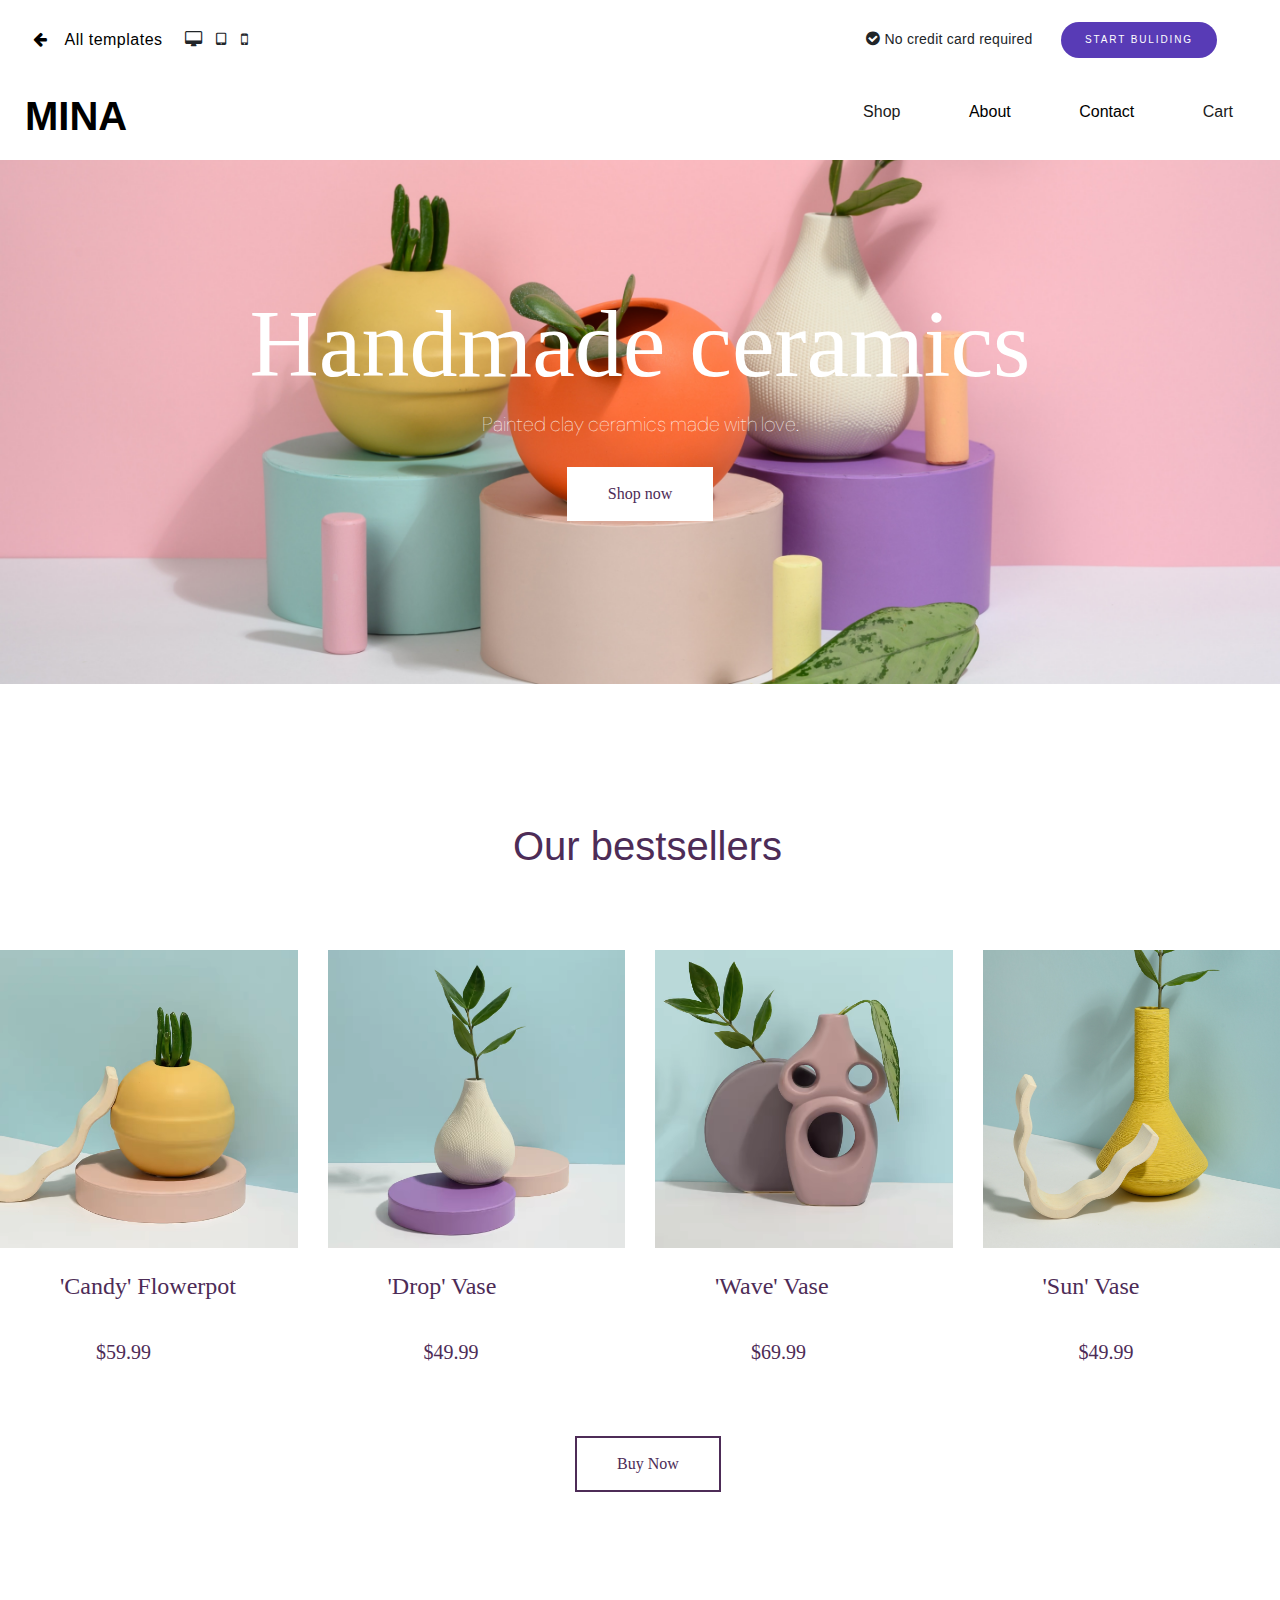
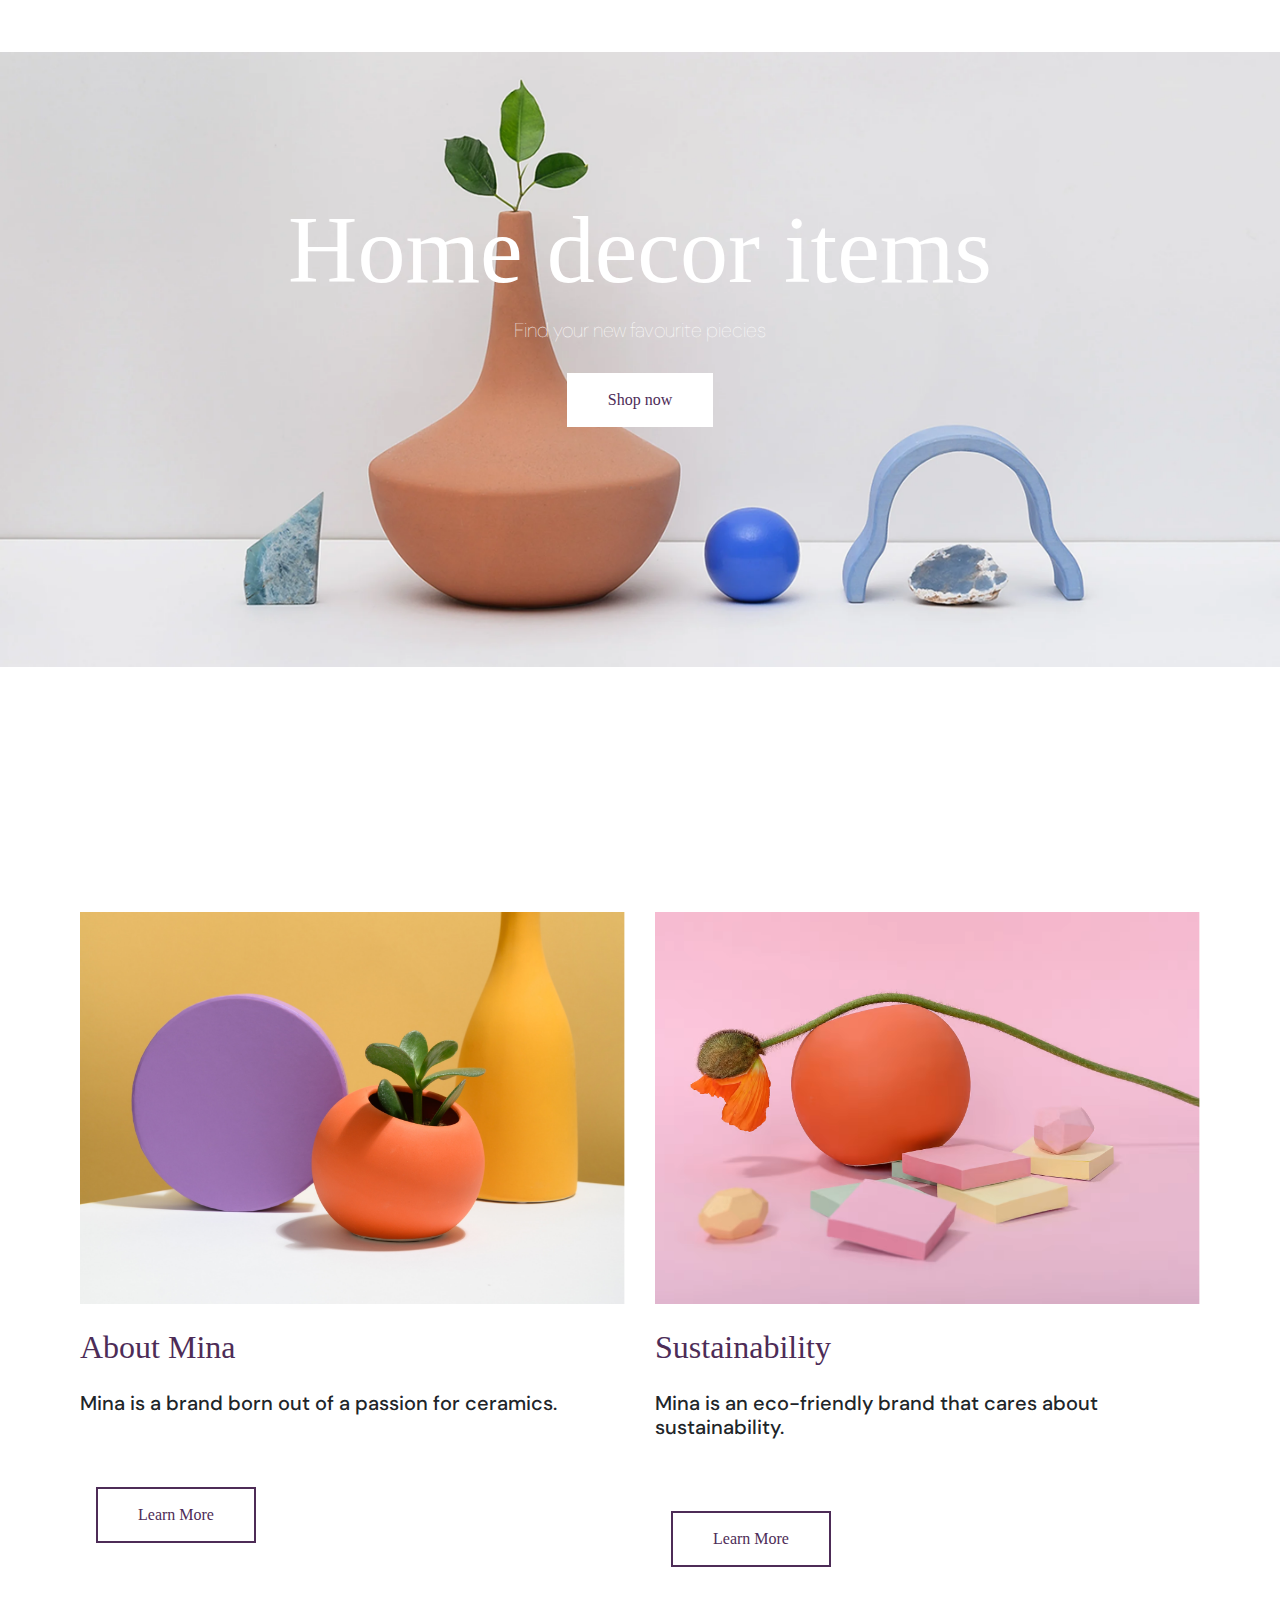
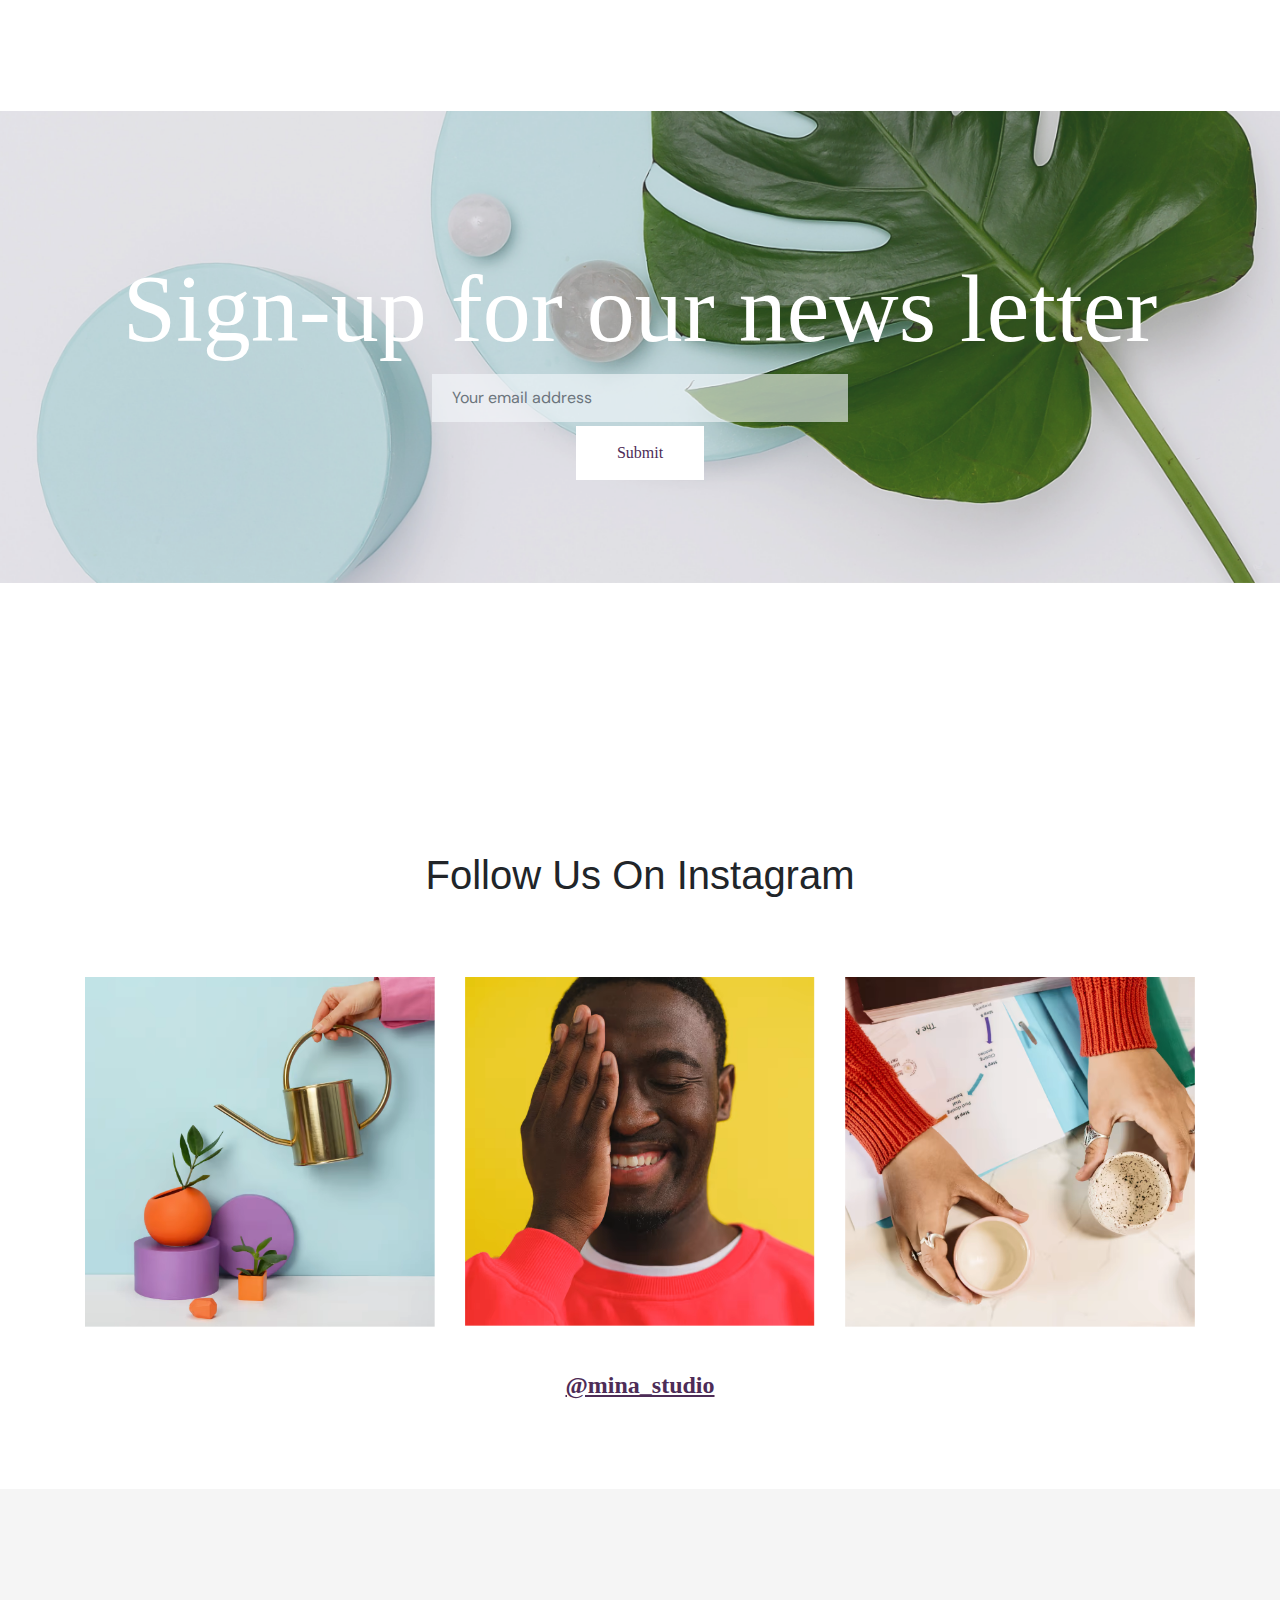
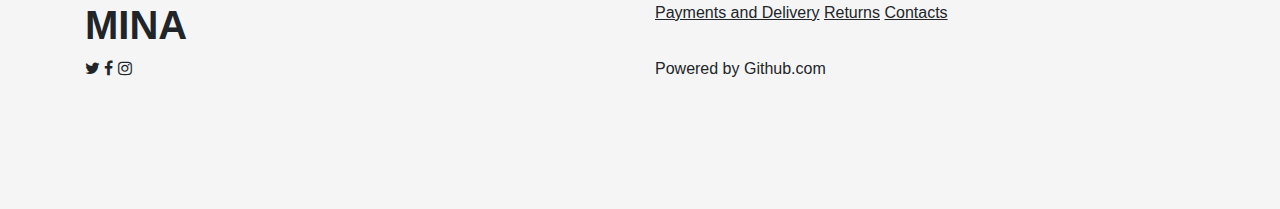
<file: mina-recreation/index.html>
<!DOCTYPE html>
<html>
<head>
    <title>The Recreation of MINA</title>
    <link rel="stylesheet" href="https://cdn.jsdelivr.net/npm/bootstrap@4.6.1/dist/css/bootstrap.min.css">
    <link rel="stylesheet" href="https://cdnjs.cloudflare.com/ajax/libs/font-awesome/4.7.0/css/font-awesome.min.css">
    <link rel = "stylesheet" type = "text/css" href = "style.css">
    <link rel="preconnect" href="https://fonts.googleapis.com">
    <link rel="preconnect" href="https://fonts.gstatic.com" crossorigin>
    <link href="https://fonts.googleapis.com/css2?family=DM+Sans&display=swap" rel="stylesheet">
</head>
<body>
<section class="topbar1">
    <div class="row topbar1-1">
        <div class="topbar1-left">
            <span class="backbutton"><i class="fa fa-arrow-left"></i></span>
            <span class="backbutton templates">All templates</span>
            <span class="devices"><i class="fa fa-desktop"></i></span>
            <span class="devices"><i class="fa fa-tablet"></i></span>
            <span class="devices"><i class="fas fa fa-mobile-phone"></i></span>
        </div>
        <div class="topbar1-right">
            <span><span><i class="fa fa-check-circle"></i></span></span>
            <span class="creditcard">No credit card required</span>
            <span><button type="button" class="btn btn-secondary header-button">Start Buliding</button></span>
        </div>
    </div>
</section>
<section class="topbar2">
    <div class="row topbar2-1">
        <div class="topbar2-left">
            <h1 id="logo"><b><a href="index.html">MINA</a></b></h1>
        </div>
        <div class="topbar2-right">
            <ul>
            <li class="optionsbar">Shop</li>
            <li class="optionsbar"><a href="about.html">About</a></li>
            <li class="optionsbar"><a href="contact.html">Contact</a></li>
            <li class="optionsbar">Cart</li>
        </ul>
        </div>
    </div>
</section>
<section class="section1">
    <div class="img-wrapper col-md-12">
        <div class="img-overlay">
            <h2>Handmade ceramics</h2> 
            <p class="mt-2">Painted clay ceramics made with love.</p>
            <div class="overlay-btn mt-4">
                <button type="button" class="btn btn-default button1">Shop now</button>
            </div>
        </div>
    </div>
</section>
<section class="section2">
    <div class="row">
        <h1 id="section2-header">Our bestsellers</h1>
    </div>
    <div class ="row">
        <div class="col-sm-3">
            <img src="Images/firstplant.png" class="img-fluid" alt="Responsive image">
            <p class="h4 mt-4 goods">'Candy' Flowerpot</p>
           


        </div>
        <div class="col-sm-3">
            <img src="Images/plant-on-steps.png" class="img-fluid" alt="Responsive image"> 
            <p class="h4 mt-4 goods">'Drop' Vase</p>
            

        </div>
        <div class="col-sm-3">
            <img src="Images/wavebase.webp" class="img-fluid" alt="Responsive image"> 
            <p class="h4 mt-4 goods">'Wave' Vase</p>
            


        </div>
        <div class="col-sm-3">
            <img src="Images/lastplant.webp" class="img-fluid" alt="Responsive image"> 
            <p class="h4 mt-4 goods">'Sun' Vase</p><br/>
           

        </div>
    </div>
    <div class="row">
        <div class="col-sm-3">
            <p class="h5 mt-2 cost">$59.99</p>
        </div>
       

        <div class="col-sm-3">
            <p class="h5 mt-2 cost">$49.99</p>


        </div>
        <div class="col-sm-3">
            <p class="h5 mt-2 cost">$69.99</p>

        </div>
        <div class="col-sm-3">
            <p class="h5 mt-2 cost">$49.99</p>

        </div>



    </div>
    <div class="row">
        <div class="col-sm-12 mid-section-btn  text-center">
            <button type="button" class="btn btn-default button2">Buy Now</button>
        </div>
    </div>
</section>

<section class="section3">
    <div class="img-wrapper-2 col-md-12">
        <div class="img-overlay">
            <h2>Home decor items</h2> 
            <p class="mt-2">Find your new favourite piecies</p>
            <div class="overlay-btn mt-4">
                <button type="button" class="btn btn-default button1">Shop now</button>
            </div>
        </div>
    </div>
</section>

<section class="section4">
    <div class="row section4-1">
        <div class="col-sm-6">
            <div class="img-height">
                <img src="Images/About Mina.webp" class="img-fluid" alt="Responsive image"> 
            </div>
            <p class="h2 mt-4 bigheader">About Mina</p>
            <p class="h4 mt-4 smallheader">Mina is a brand born out of a passion for ceramics.</p>
            <button type="button" class="btn btn-default button2">Learn More</button>
        </div>
        <div class="col-sm-6">
            <div class="img-height">
                <img src="Images/Sustainabilty.avif" class="img-fluid" alt="Responsive image">
            </div>
            <p class="h2 mt-4 bigheader">Sustainability</p>
            <p class="h4 mt-4 smallheader">Mina is an eco-friendly brand that cares about sustainability.</p>
            <button type="button" class="btn btn-default button2">Learn More</button>
        </div>
    </div>
</section>
<section class="section5">
    <div class="img-wrapper-3 col-md-12">
    <div class="img-overlay">
       <h2>Sign-up for our news letter</h2> 
       <form>
        <div class="form-group" id="email-form-group">
          <input type="email" class="form-control" id="exampleInputEmail1" aria-describedby="emailHelp" placeholder="Your email address">
        </div>
        <button type="submit" class="btn btn-default button1">Submit</button>
      </form>
    </div>
  </div>
  </section> 

<section class="section6">
<div class="container">
  <div class="row">
    <div class="col-sm-12 pad-4 text-center" style="padding: 40px 0 70px">
      <p class="h1">Follow Us On Instagram</p>
    </div>
  </div>
  <div class="row">
    <div class="col-sm-4">
      <img src="Images/follow us 1.avif" class="img-fluid" alt="Responsive image"> 
    </div>
    <div class="col-sm-4">
      <img src="Images/follow us 2.avif" class="img-fluid" alt="Responsive image"> 
    </div>
    <div class="col-sm-4">
      <img src="Images/follow us 3.avif" class="img-fluid" alt="Responsive image"> 
    </div>
    <div class="col-sm-12 pad-4 text-center" style="padding: 40px 0 70px">
    <p id="instagramhandle"><b><u>@mina_studio</u></b></p>
</div>
  </div>

</div>
</section>
<section class="final">
    <div class="container">
        <div class="row final1">
            <div class="col-sm-6">
                <h1><b>MINA</b></h1>
            </div>
            <div class="col-sm-6">
                <span><u>Payments and Delivery</u></span>
                <span><u>Returns</u></span>
                <span><u>Contacts</u></span>
            </div>
        </div>
        <div class="row">
            <div class="col-sm-6">
                <span><i class="fa fa-twitter"></i></span>
                <span><i class="fa fa-facebook"></i></span>
                <span><i class="fa fa-instagram"></i></span>
            </div>
            <div class="col-sm-6">
                <p class="powered-by-zyro.com">Powered by Github.com</p>
            </div>
        </div>
    </div>
</section>




</body>
</html>
</file>
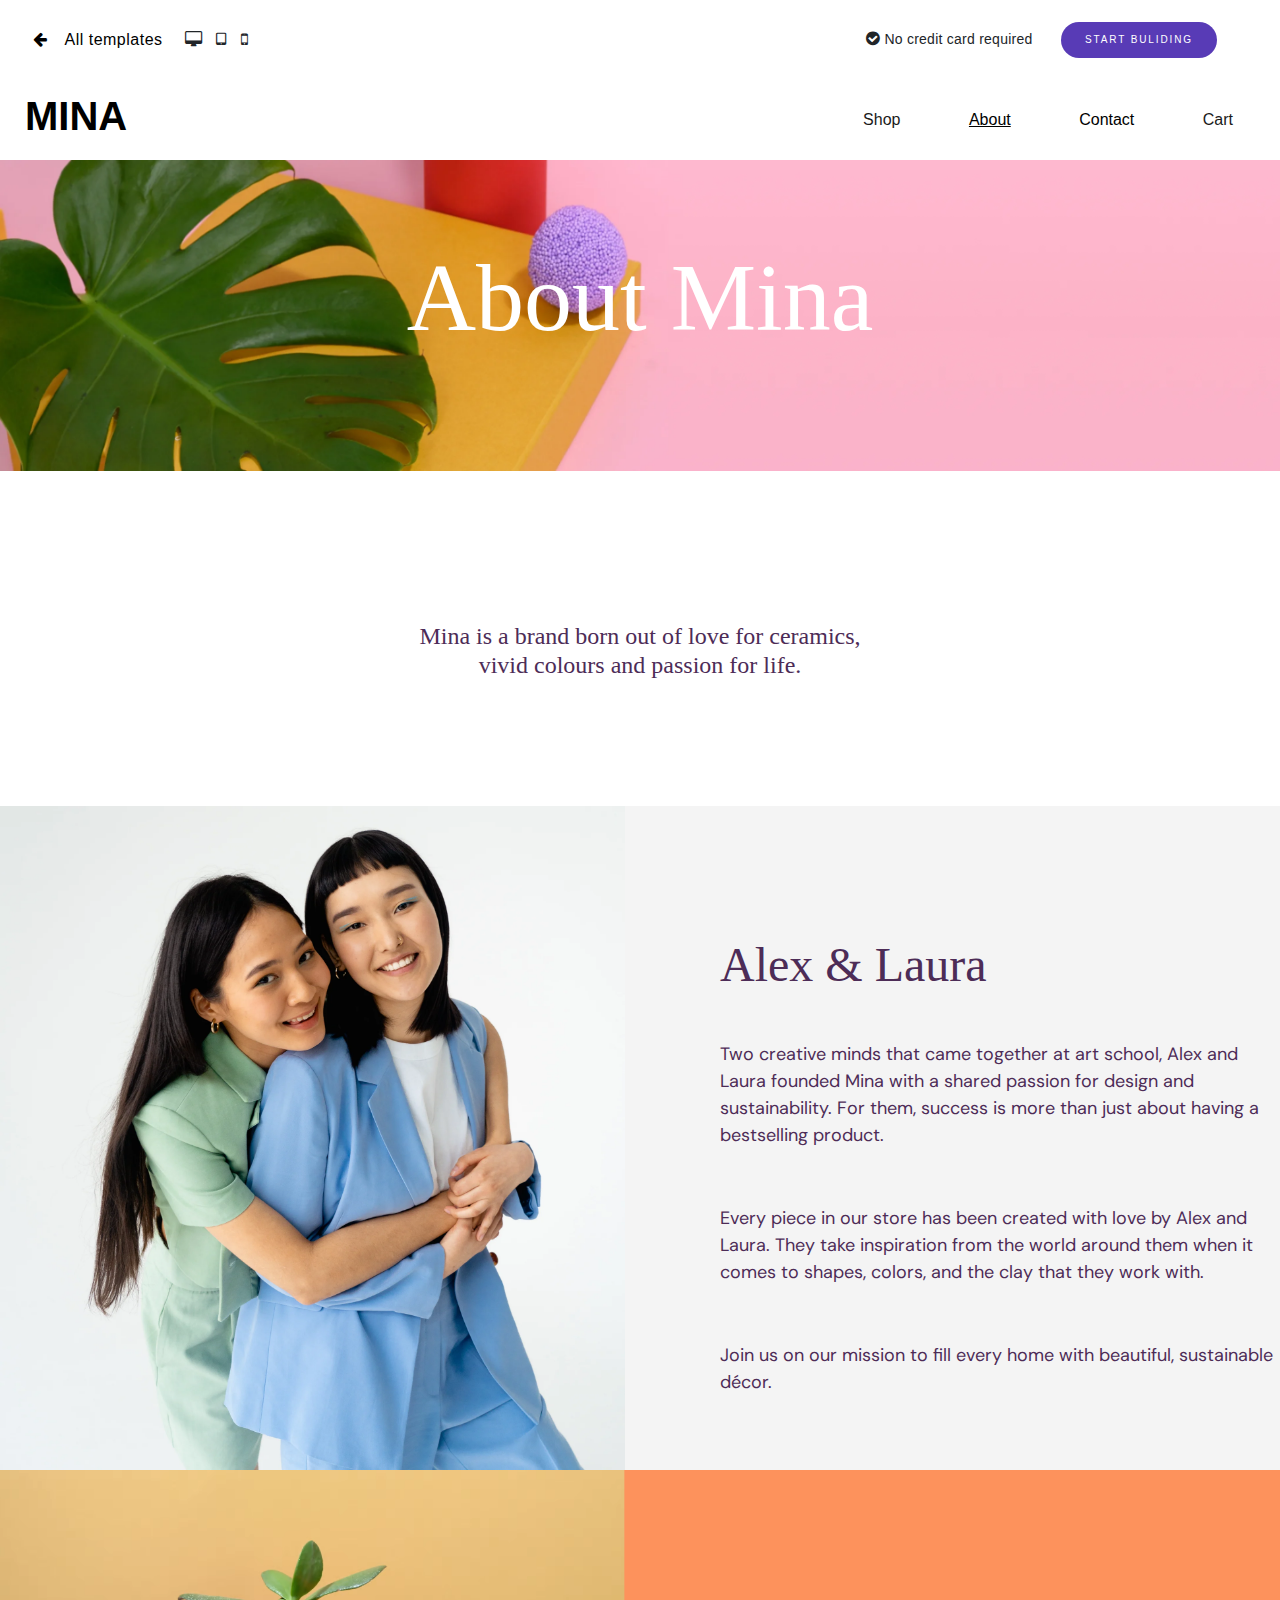
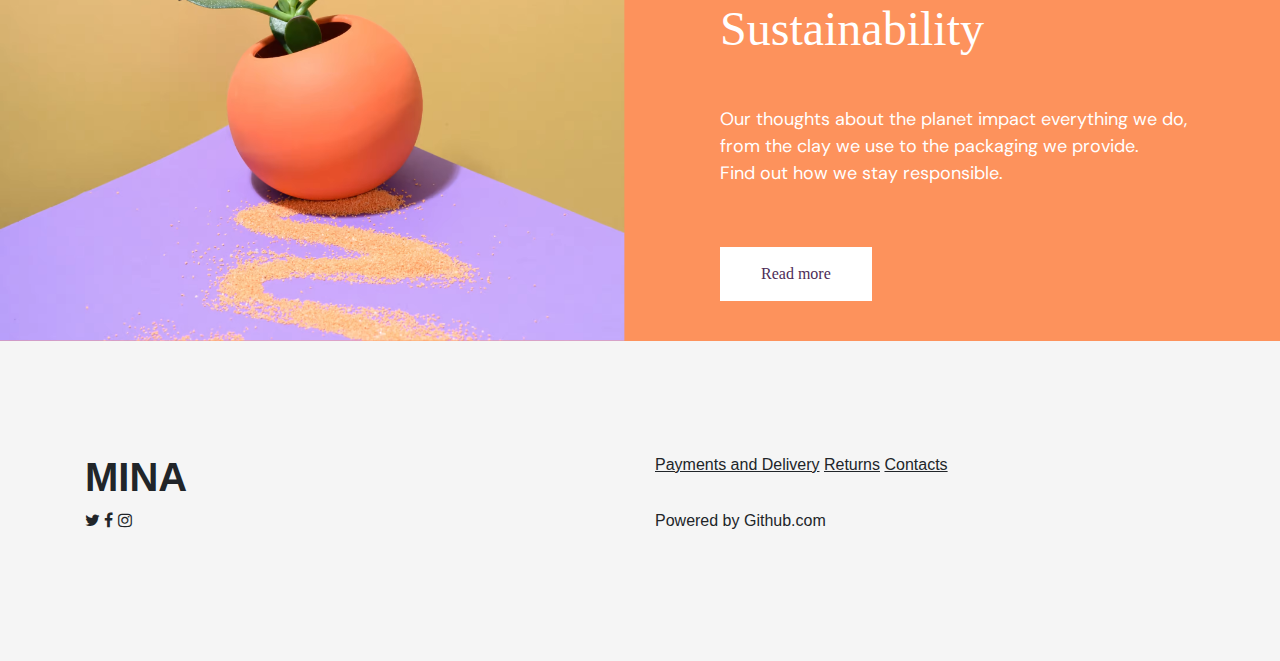
<file: mina-recreation/about.html>
<!DOCTYPE html>
<html>
<head>
    <link rel="stylesheet" href="https://cdn.jsdelivr.net/npm/bootstrap@4.6.1/dist/css/bootstrap.min.css">
    <link rel="stylesheet" href="https://cdnjs.cloudflare.com/ajax/libs/font-awesome/4.7.0/css/font-awesome.min.css">
    <link rel = "stylesheet" type = "text/css" href = "style.css">
    <link rel = "stylesheet" type = "text/css" href = "about.css">
    <link rel="preconnect" href="https://fonts.googleapis.com">
    <link rel="preconnect" href="https://fonts.gstatic.com" crossorigin>
    <link href="https://fonts.googleapis.com/css2?family=DM+Sans&display=swap" rel="stylesheet">
</head>
<body>
    <section class="topbar1">
        <div class="row topbar1-1">
            <div class="topbar1-left">
                <span class="backbutton"><i class="fa fa-arrow-left"></i></span>
                <span class="backbutton templates">All templates</span>
                <span class="devices"><i class="fa fa-desktop"></i></span>
                <span class="devices"><i class="fa fa-tablet"></i></span>
                <span class="devices"><i class="fas fa fa-mobile-phone"></i></span>
            </div>
            <div class="topbar1-right">
                <span><span><i class="fa fa-check-circle"></i></span></span>
                <span class="creditcard">No credit card required</span>
                <span><button type="button" class="btn btn-secondary header-button">Start Buliding</button></span>
            </div>
        </div>
    </section>

    <section class="topbar2">
        <div class="row topbar2-1">
            <div class="topbar2-left">
                <h1 id="logo"><b><a href="index.html">MINA</a></b></h1>
            </div>
            <div class="topbar2-right">
                <span class="optionsbar">Shop</span>
                <span class="optionsbar x"><a href="about.html">About</a></span>
                <span class="optionsbar"><a href="contact.html">Contact</a></span>
                <span class="optionsbar">Cart</span>
            </div>
        </div>
    </section>
<section class="section1">
        <div class="img-wrapper col-md-12">
            <div class="img-overlay">
                <h2>About Mina</h2> 
            </div>
        </div>
</section >


<section class="section2">
<h6>Mina is a brand born out of love for ceramics,</br> vivid colours and passion for life.</h6>
</section>


<section class="section3">
    <div class="row">
        <div class="col-sm-6">
            <img src="Images/owners.webp">
        </div>
        <div class="col-sm-6 section3-2">
<h3 class="spacer">Alex & Laura</h3>
<p class="spacer">Two creative minds that came together at art school, Alex and Laura founded Mina with a shared passion for design and sustainability. For them, success is more than just about having a bestselling product.</p>
<p class="spacer">Every piece in our store has been created with love by Alex and Laura. They take inspiration from the world around them when it comes to shapes, colors, and the clay that they work with.</p>
<p class="spacer">Join us on our mission to fill every home with beautiful, sustainable décor.</p>
</div>
</div>
</section>


<section class="section4">
    <div class="row">
        <div class="col-sm-6">
            <img src="Images/orange-sand.avif">
        </div>
        <div class="col-sm-6 section4-2">
<h3 class="spacer">Sustainability</h3>
<p class="spacer">Our thoughts about the planet impact everything we do,<br> from the clay we use to the packaging we provide.<br> Find out how we stay responsible.</p>
<button type="submit" class="btn btn-default button1">Read more</button>
</div>
</div>
</section>
<section class="final">
    <div class="container">
        <div class="row final1">
            <div class="col-sm-6">
                <h1><b>MINA</b></h1>
            </div>
            <div class="col-sm-6">
                <span><u>Payments and Delivery</u></span>
                <span><u>Returns</u></span>
                <span><u>Contacts</u></span>
            </div>
        </div>
        <div class="row">
            <div class="col-sm-6">
                <span><i class="fa fa-twitter"></i></span>
                <span><i class="fa fa-facebook"></i></span>
                <span><i class="fa fa-instagram"></i></span>
            </div>
            <div class="col-sm-6">
                <p class="powered-by-zyro.com">Powered by Github.com</p>
            </div>
        </div>
    </div>
</section>

</body>
</html>
</file>
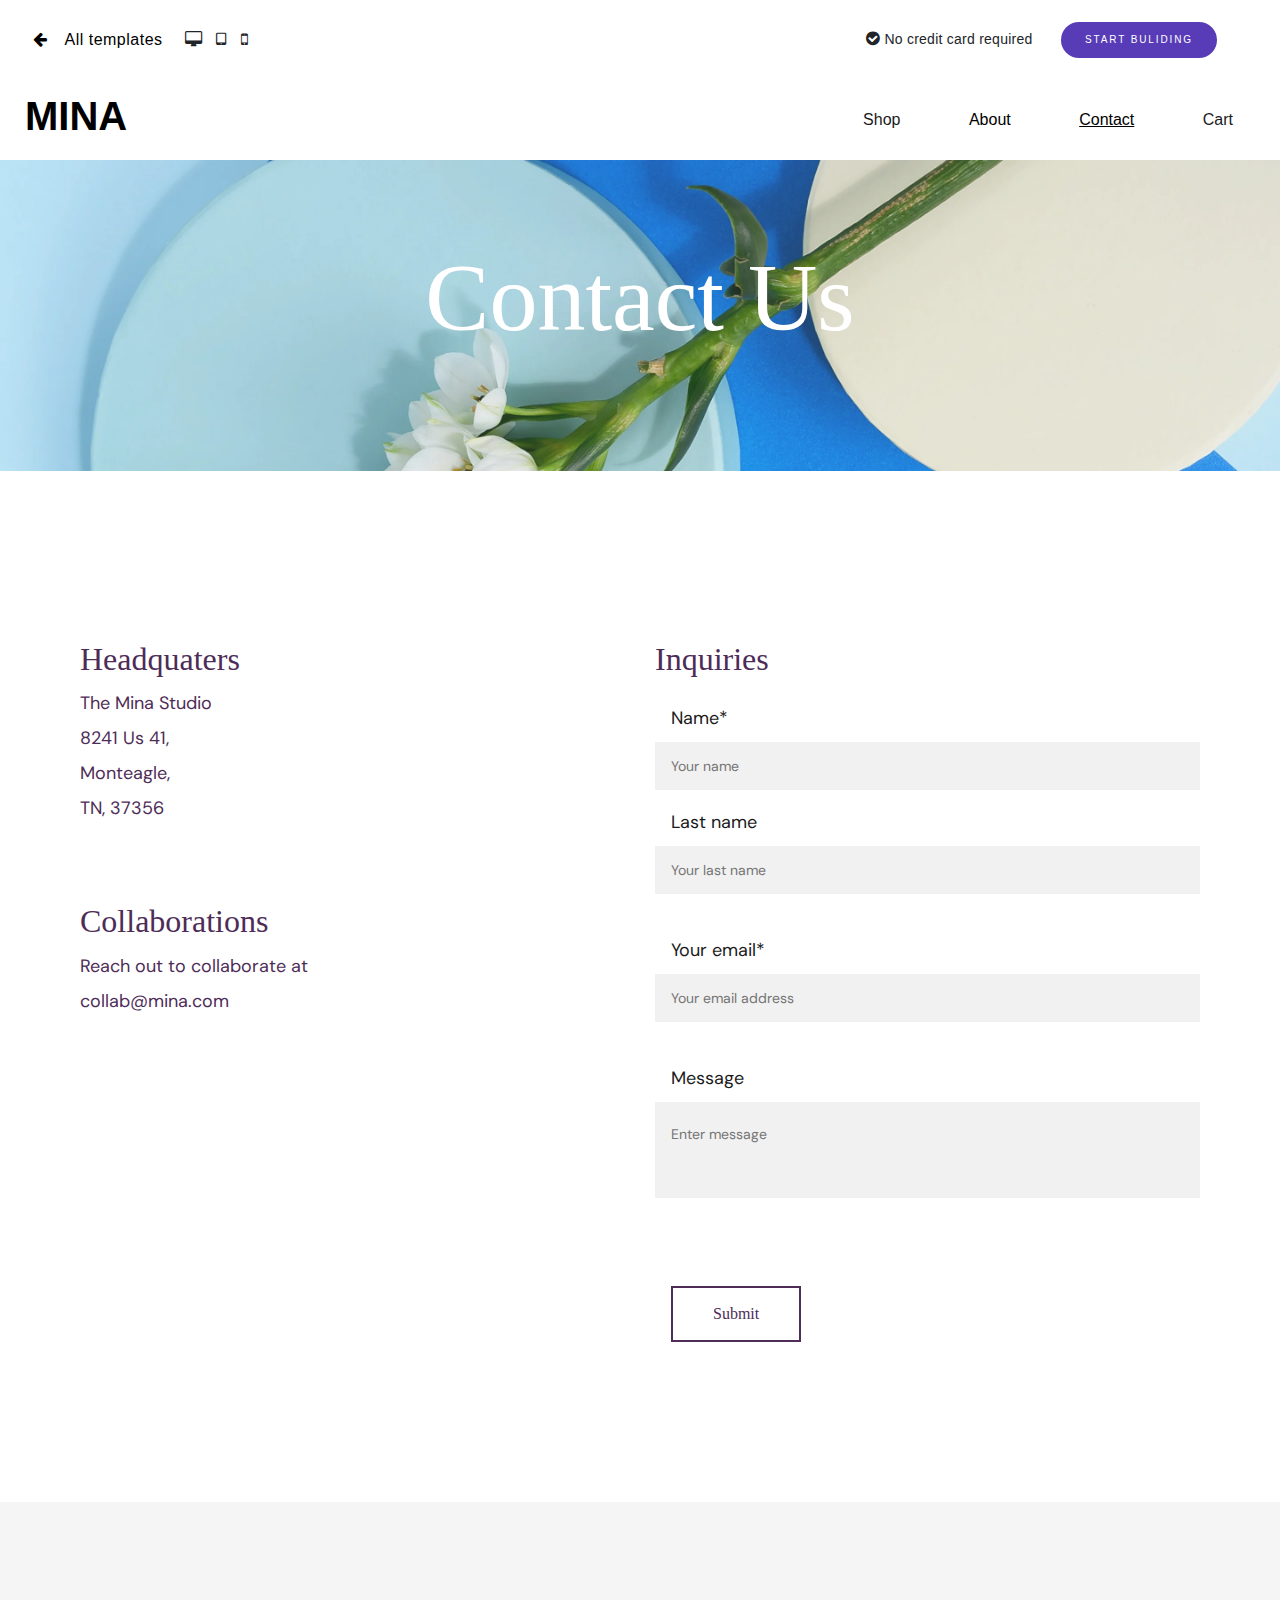
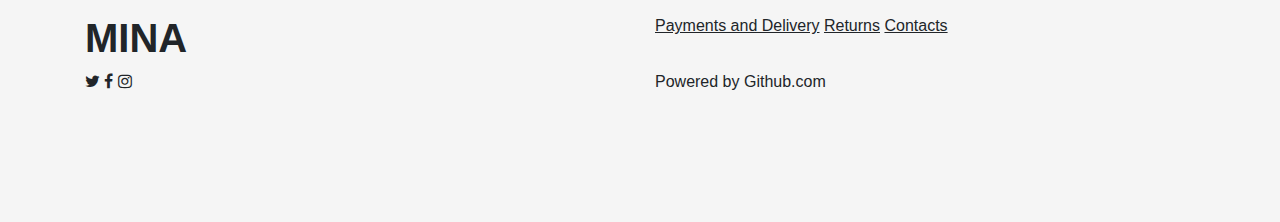
<file: mina-recreation/contact.html>
<!DOCTYPE html>
<html>
<head>
    <link rel="stylesheet" href="https://cdn.jsdelivr.net/npm/bootstrap@4.6.1/dist/css/bootstrap.min.css">
    <link rel="stylesheet" href="https://cdnjs.cloudflare.com/ajax/libs/font-awesome/4.7.0/css/font-awesome.min.css">
    <link rel = "stylesheet" type = "text/css" href = "style.css">
    <link rel = "stylesheet" type = "text/css" href = "contact.css">
    <link rel="preconnect" href="https://fonts.googleapis.com">
    <link rel="preconnect" href="https://fonts.gstatic.com" crossorigin>
    <link href="https://fonts.googleapis.com/css2?family=DM+Sans&display=swap" rel="stylesheet">
</head>
<body>
<section class="topbar1">
        <div class="row topbar1-1">
            <div class="topbar1-left">
                <span class="backbutton"><i class="fa fa-arrow-left"></i></span>
                <span class="backbutton templates">All templates</span>
                <span class="devices"><i class="fa fa-desktop"></i></span>
                <span class="devices"><i class="fa fa-tablet"></i></span>
                <span class="devices"><i class="fas fa fa-mobile-phone"></i></span>
            </div>
            <div class="topbar1-right">
                <span><span><i class="fa fa-check-circle"></i></span></span>
                <span class="creditcard">No credit card required</span>
                <span><button type="button" class="btn btn-secondary header-button">Start Buliding</button></span>
            </div>
        </div>
</section>
<section class="topbar2">
        <div class="row topbar2-1">
            <div class="topbar2-left">
                <h1 id="logo"><b><a href="index.html">MINA</a></b></h1>
            </div>
            <div class="topbar2-right">
                <span class="optionsbar">Shop</span>
                <span class="optionsbar"><a href="about.html">About</a></span>
                <span class="optionsbar x"><a href="contact.html">Contact</a></span>
                <span class="optionsbar">Cart</span>
            </div>
        </div>
</section>
<section class="section1">
    <div class="img-wrapper col-md-12">
        <div class="img-overlay">
            <h2>Contact Us</h2> 
        </div>
    </div>
</section >
<section class="section2">
    <div class="row">
        <div class="col-sm-6">
            <div class="spacer">
                <h5>Headquaters</h5>
                <p>The Mina Studio</br>8241 Us 41,</br>
                    Monteagle,</br> 
                    TN, 37356</p>
            </div>
            <div class="spacer">
                <h5>Collaborations</h5>
                <p>Reach out to collaborate at <br>collab@mina.com</p></div>
            </div>
            <div class="col-sm-6">
                <h5>Inquiries</h5>
                <form>
                    <label for="fname" class="x23">Name*</label><br>
                    <input type="text" id="fname" name="fname" placeholder="Your name" class="x22"><br>
                    <label for="lname"class="x23">Last name</label><br>
                    <input type="text" id="lname" name="lname" placeholder="Your last name" class="x22"><br><br>
                    <label for="email" class="x23">Your email*</label><br>
                    <input type="email" id="email" name="email" placeholder="Your email address" class="x22"><br><br>
                    <label for="mess" class="x23">Message</label><br>
                    <input type="textarea" id="mess" name="mess" placeholder="Enter message" class="x24"><br><br>
                    <input type="submit" value="Submit" class="button2">
                </form>
            </div>
        </div>
    </div>
</section>
<section class="final">
    <div class="container">
        <div class="row final1">
            <div class="col-sm-6">
                <h1><b>MINA</b></h1>
            </div>
            <div class="col-sm-6">
                <span><u>Payments and Delivery</u></span>
                <span><u>Returns</u></span>
                <span><u>Contacts</u></span>
            </div>
        </div>
        <div class="row">
            <div class="col-sm-6">
                <span><i class="fa fa-twitter"></i></span>
                <span><i class="fa fa-facebook"></i></span>
                <span><i class="fa fa-instagram"></i></span>
            </div>
            <div class="col-sm-6">
                <p class="powered-by-zyro.com">Powered by Github.com</p>
            </div>
        </div>
    </div>
</section>
    
</body>
</html>
</file>
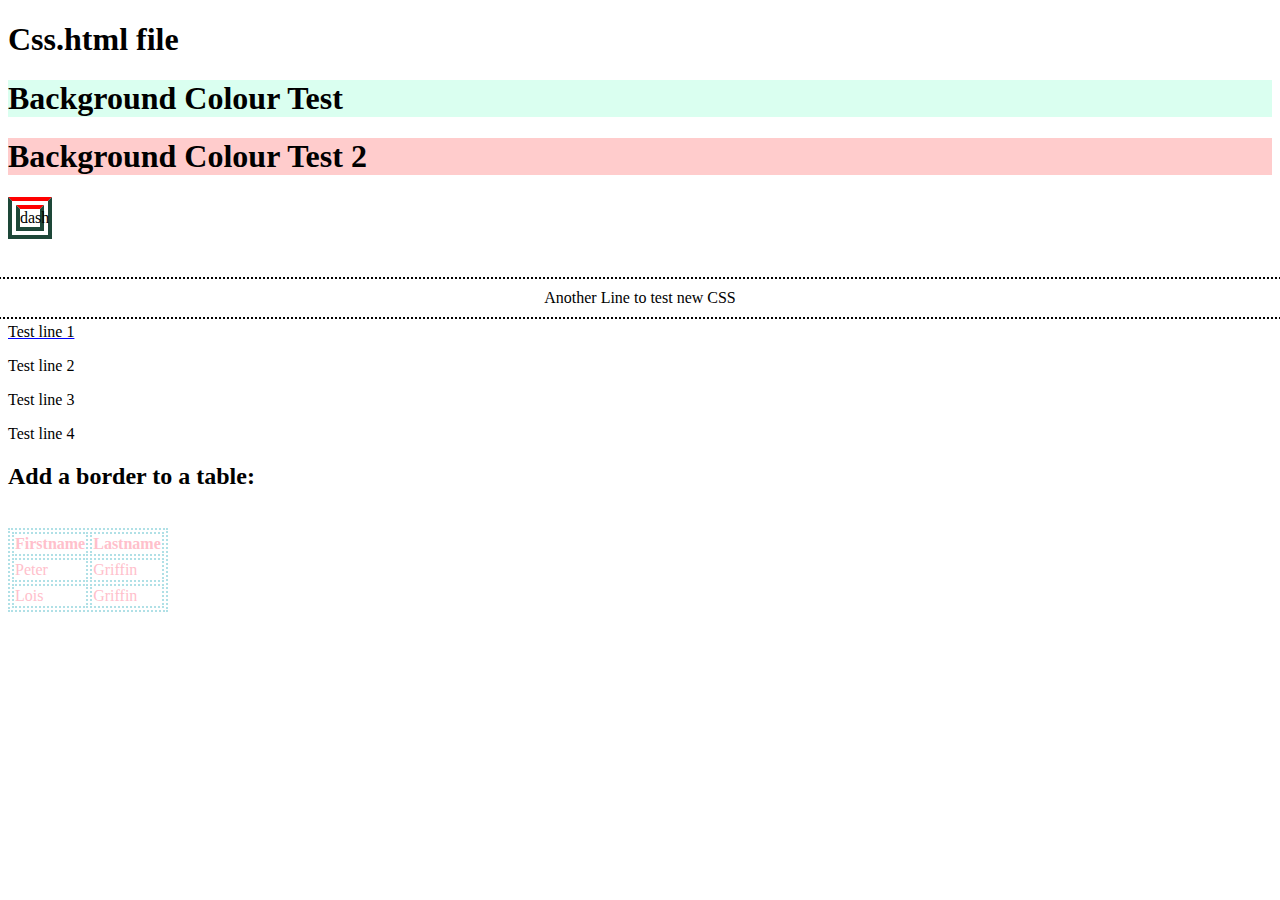
<file: Website/css.html>
<!DOCTYPE html>
<html>
<head>
    <title>Css</title>
    <link rel = "stylesheet" type = "text/css" href = "File.Css">
</head>
<body>
    <h1>Css.html file</h1>
    <h1 style="background-color:rgba(71, 255, 178,0.2);">Background Colour Test</h1>
    <h1 style="background-color:#ffcccc;">Background Colour Test 2</h1>
    <p class="dash">dash</p>
    <br/>
    <p id="typeface">Another Line to test new CSS</p>
    <p class="test1">Test line 1</p>
    <p class="test2">Test line 2</p>
    <p class="test3">Test line 3</p>
    <p class="test4">Test line 4</p>
<h2>Add a border to a table:</h2>
<br/>
<table class="mytable">
  <tr>
    <th>Firstname</th>
    <th>Lastname</th>
  </tr>
  <tr>
    <td>Peter</td>
    <td>Griffin</td>
  </tr>
  <tr>
    <td>Lois</td>
    <td>Griffin</td>
  </tr>
</table>
</body>
</html>
</file>
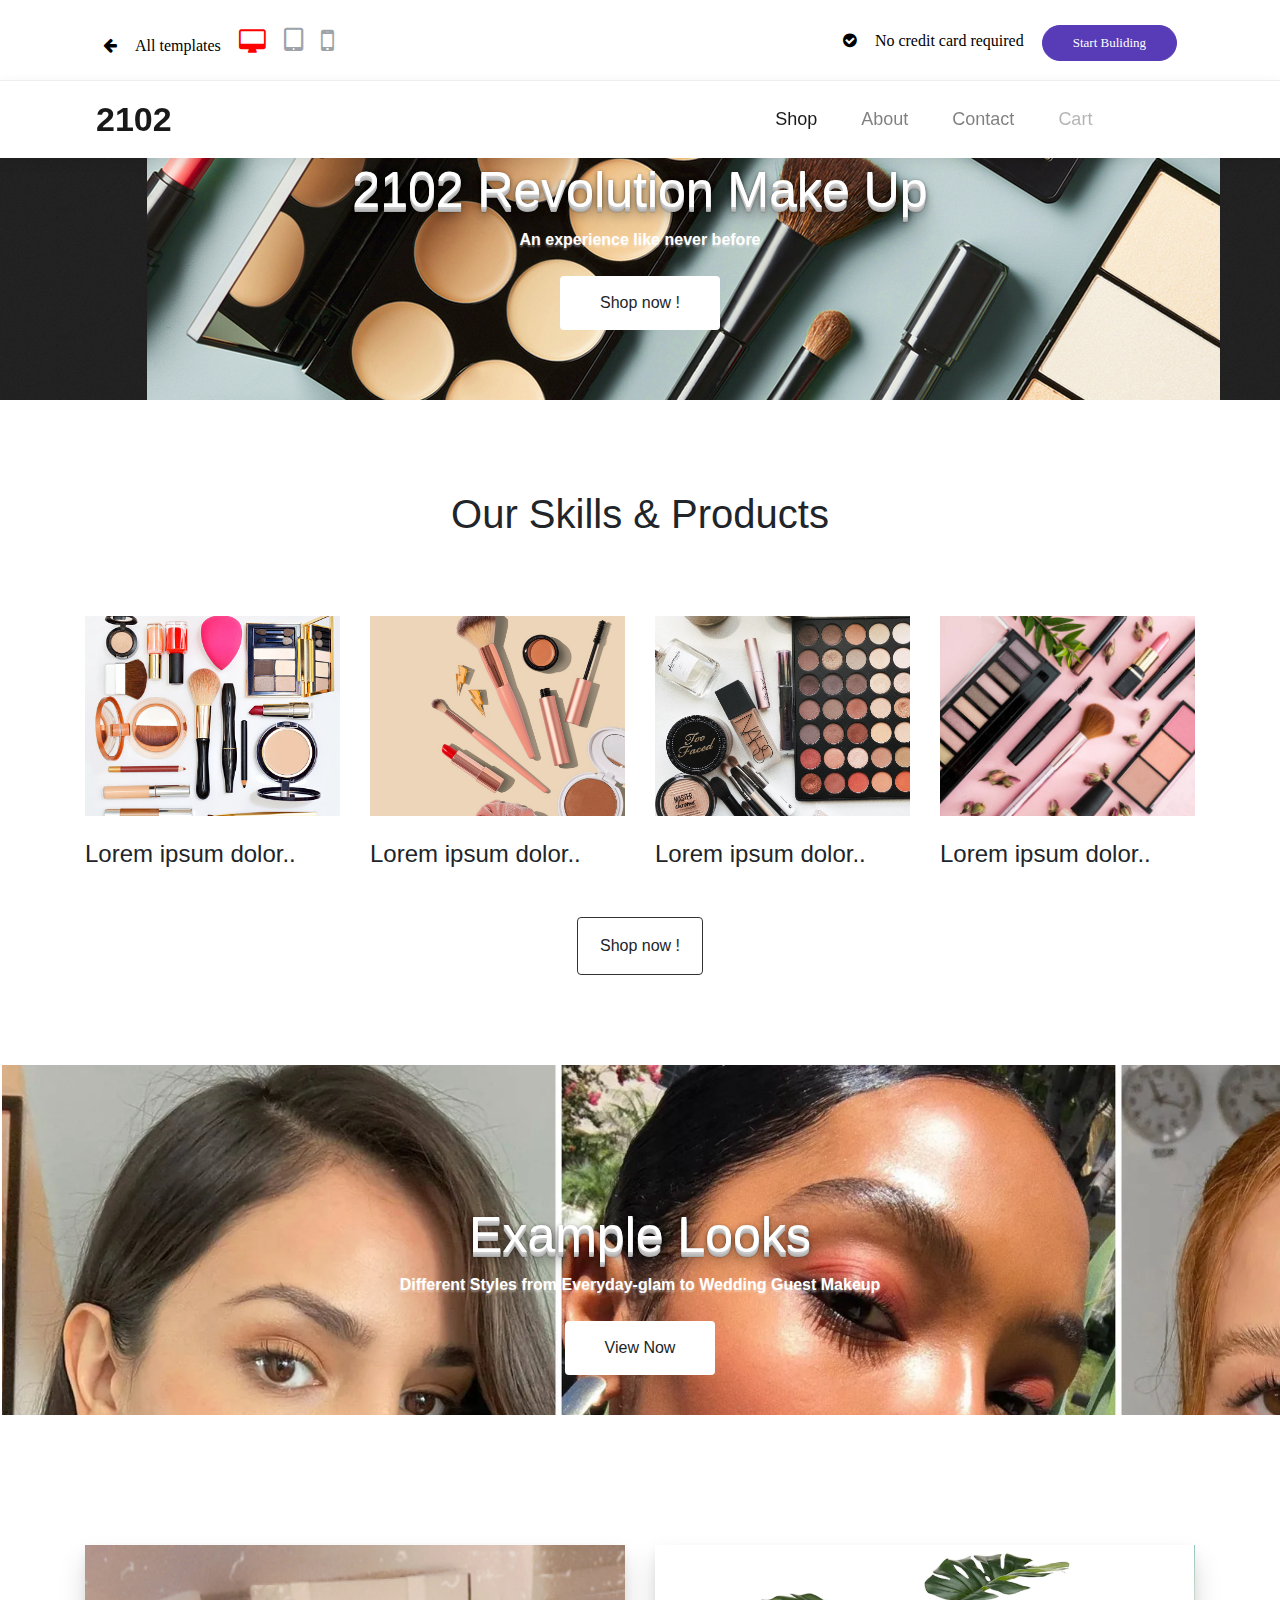
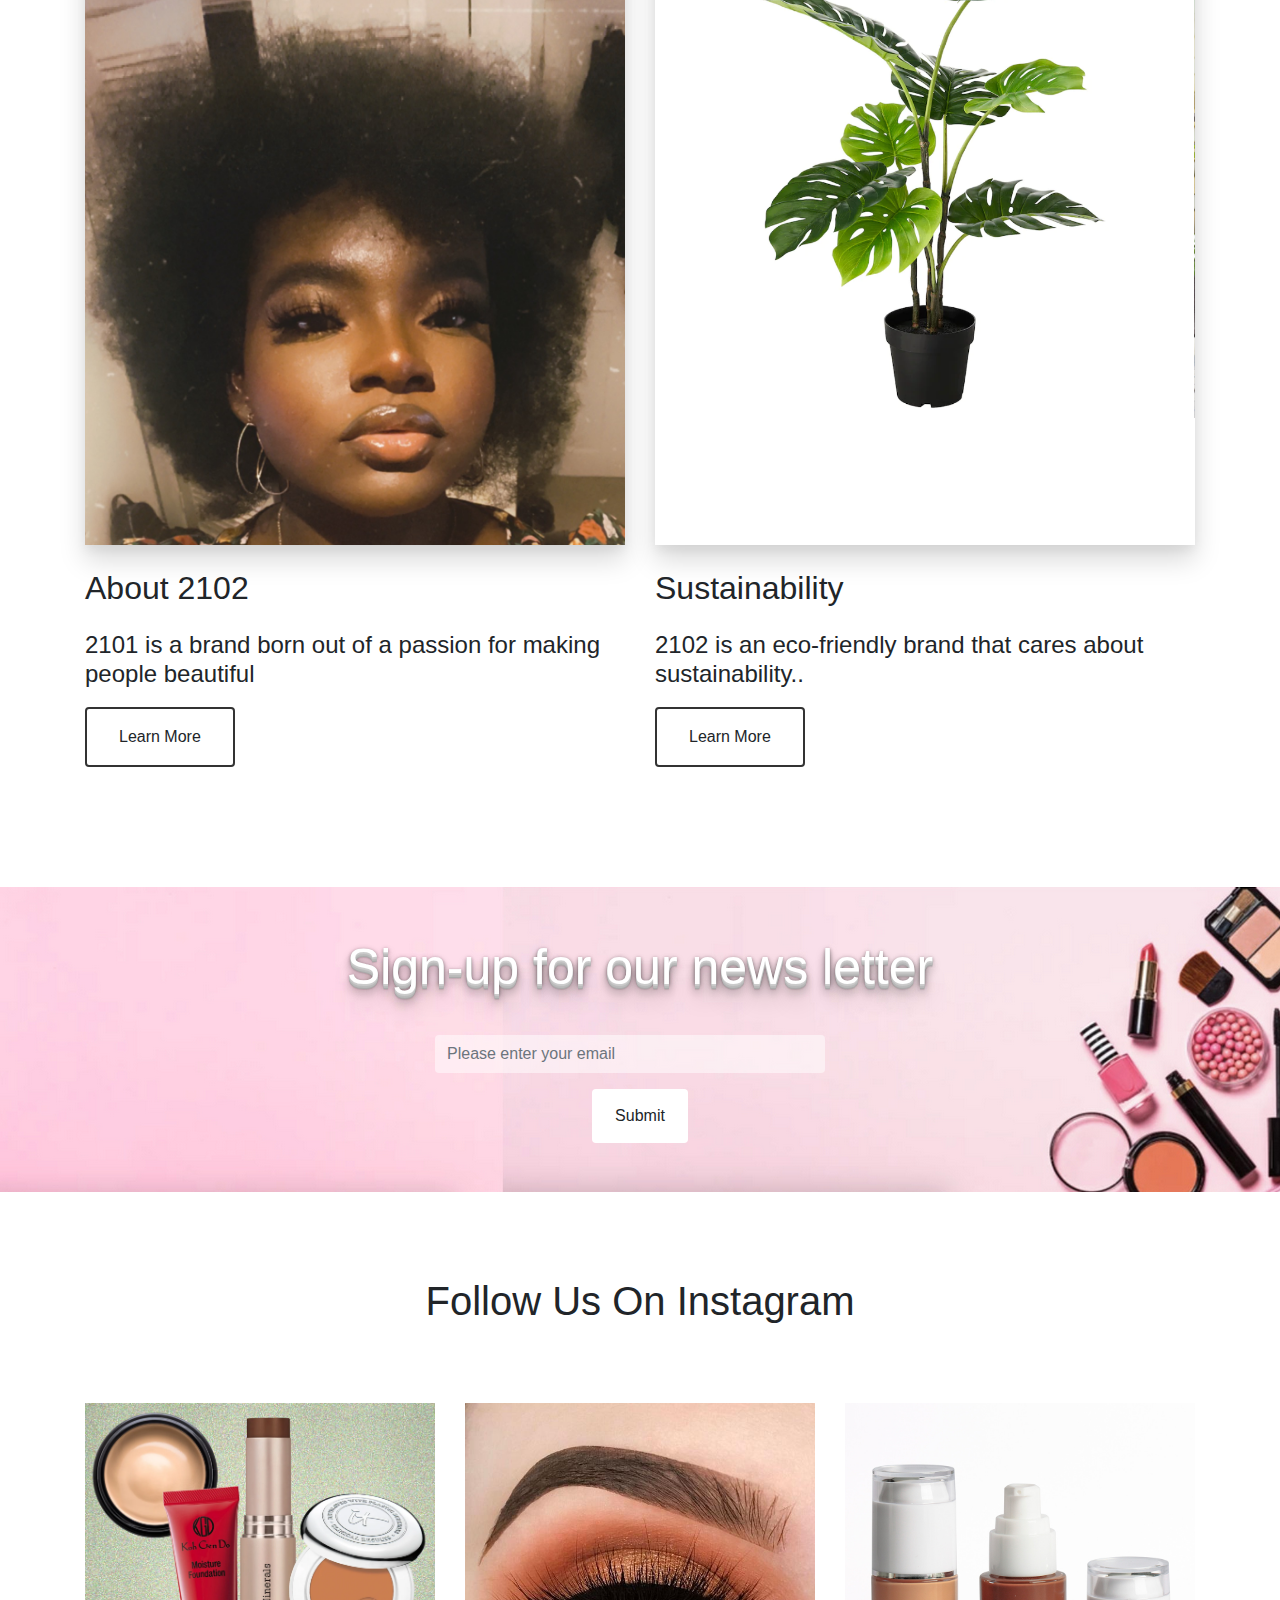
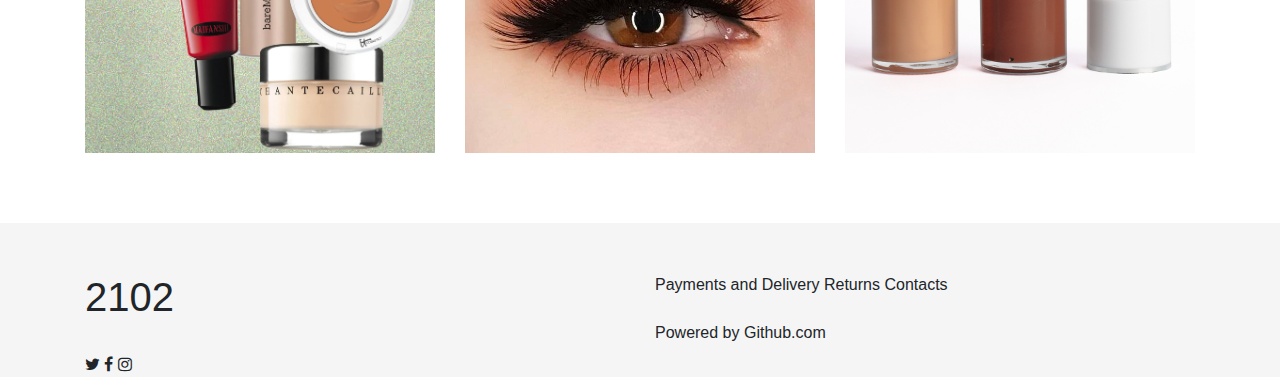
<file: Website/home.html>
<!DOCTYPE html>
<html lang="en">
<head>
  <title>Bootstrap Example</title>
  <meta charset="utf-8">
  <meta name="viewport" content="width=device-width, initial-scale=1">
  <link rel="stylesheet" href="https://cdn.jsdelivr.net/npm/bootstrap@4.6.1/dist/css/bootstrap.min.css">
  <link rel = "stylesheet" type = "text/css" href = "style.css">
  <link rel="stylesheet" href="https://cdnjs.cloudflare.com/ajax/libs/font-awesome/4.7.0/css/font-awesome.min.css">
  <script src="https://cdn.jsdelivr.net/npm/jquery@3.6.0/dist/jquery.slim.min.js"></script>
  <script src="https://cdn.jsdelivr.net/npm/popper.js@1.16.1/dist/umd/popper.min.js"></script>
  <script src="https://cdn.jsdelivr.net/npm/bootstrap@4.6.1/dist/js/bootstrap.bundle.min.js"></script>
</head>
<body>
 <div class="header">
   <div class="container-fluid">
        <div class="row">
        <div class="col-sm-6 header-6-left">
        <span><i class="fa fa-arrow-left"></i></span>
        <span>All templates</span>
        <span><i class="fa fa-desktop"></i></span>
        <span><i class="fa fa-tablet"></i></span>
        <span><i class="fas fa fa-mobile-phone"></i></span>
       </div>

        <div class="col-sm-6 header-6-right"> <!--col-sm-6-start-->
            <span><i class="fa fa-check-circle"></i></span>
           <span>No credit card required</span>
           <span><button type="button" class="btn btn-secondary header-button">Start Buliding</button></span>
        </div> <!--col-sm-6-end-->

        </div>
    </div>
 </div>


<!--Navigation Bar 1-->
<nav class="navbar navbar-expand-lg navbar-light bg-light">
  <a class="navbar-brand" href="#">2102</a>
  <button class="navbar-toggler" type="button" data-toggle="collapse" data-target="#navbarTogglerDemo02" aria-controls="navbarTogglerDemo02" aria-expanded="false" aria-label="Toggle navigation">
    <span class="navbar-toggler-icon"></span>
  </button>

  <div class="collapse navbar-collapse" id="navbarTogglerDemo02">
    <ul class="navbar-nav mr-auto mt-2 mt-lg-0">
    </ul>

    <ul class="navbar-nav  mr-auto  mt-2 my-2 my-lg-0 pad-left">
      <li class="nav-item active">
        <a class="nav-link" href="#">Shop <span class="sr-only">(current)</span></a>
      </li>
      <li class="nav-item">
        <a class="nav-link" href="#">About</a>
      </li>

      <li class="nav-item">
        <a class="nav-link" href="#">Contact</a>
      </li>
      <li class="nav-item">
        <a class="nav-link disabled" href="#">Cart</a>
      </li>
    </ul>
  </div>
</nav>


<section>
  <div class="img-wrapper col-md-12">

  <div class="img-overlay"> <h2>2102 Revolution Make Up</h2> 
    <p class="mt-2">An experience like never before</p>
    <div class="overlay-btn mt-4">
      <button type="button" class="btn btn-default">Shop now !</button>
    </div>
  </div>
</div>
</section>

<section class="mid-section">

<div class="container">
  <div class="row">
    <div class="col-sm-12 pad-4 text-center" style="padding: 40px 0 70px">
      <p class="h1">Our Skills & Products</p>
    </div>
  </div>
  <div class="row">
    <div class="col-sm-3">
      <img src="Images/istockphoto-656296680-170667a.jpg" class="img-fluid" alt="Responsive image"> 
      <p class="h4 mt-4">Lorem ipsum dolor..</p>
    </div>
    <div class="col-sm-3">
      <img src="Images/photo-1596462502278-27bfdc403348.jpeg" class="img-fluid" alt="Responsive image"> 
      <p class="h4 mt-4">Lorem ipsum dolor..</p>

    </div>
    <div class="col-sm-3">
      <img src="Images/photo-1512496015851-a90fb38ba796.jpeg" class="img-fluid" alt="Responsive image"> 
      <p class="h4 mt-4">Lorem ipsum dolor..</p>

    </div>

    <div class="col-sm-3">
      <img src="Images/istockphoto-1221677097-612x612.jpg" class="img-fluid" alt="Responsive image"> 
      <p class="h4 mt-4">Lorem ipsum dolor..</p>

    </div>
  </div>

  <div class="row">
    <div class="col-sm-12 mid-section-btn  text-center">
    <button type="button" class="btn btn-default">Shop now !</button>
  </div>
  </div>
</div>
</section>

<section>
    <div class="img-wrapper-2 col-md-12">
  
    <div class="img-overlay"> <h2>Example Looks</h2> 
      <p class="mt-2">Different Styles from Everyday-glam to Wedding Guest Makeup</p>
      <div class="overlay-btn mt-4">
        <button type="button" class="btn btn-default">View Now</button>
      </div>
    </div>
  </div>
  </section>
  <section class="mid-section-2">

    <div class="container">
      <div class="row">
        <div class="col-sm-6">
          <div class="img-height">
            <img src="Images/AboutMe.JPG" class="img-fluid" alt="Responsive image"> 
         </div>
          <p class="h2 mt-4">About 2102</p>
          <p class="h4 mt-4">2101 is a brand born out of a passion for making people beautiful</p>
          <button type="button" class="btn btn-default">Learn More</button>
        </div>
        <div class="col-sm-6">
          <div class="img-height">
            <img src="Images/Plant.png" class="img-fluid" alt="Responsive image"> 
            </div>

            <p class="h2 mt-4">Sustainability</p>
            <p class="h4 mt-4">2102 is an eco-friendly brand that cares about sustainability..</p>
            <button type="button" class="btn btn-default">Learn More</button>

         </div>
     
        </div>
      </div>
    </div>
    </section>


    <section class="banner-3">
      <div class="img-wrapper-3 col-md-12">
      <div class="img-overlay-3">
         <h2>Sign-up for our news letter</h2> 
         <form>
          <div class="form-group" id="email-form-group">
            <input type="email" class="form-control" id="exampleInputEmail1" aria-describedby="emailHelp" placeholder="Please enter your email">
          </div>
          <button type="submit" class="btn btn-default">Submit</button>
        </form>
      </div>
    </div>
    </section> 

<section class="mid-section-bottom">
  <div class="container">
    <div class="row">
      <div class="col-sm-12 pad-4 text-center" style="padding: 40px 0 70px">
        <p class="h1">Follow Us On Instagram</p>
      </div>
    </div>
    <div class="row">
      <div class="col-sm-4">
        <img src="Images/Cream Foundations DYP.webp" class="img-fluid" alt="Responsive image"> 
      </div>
      <div class="col-sm-4">
        <img src="Images/Eye-Makeup-2.jpg" class="img-fluid" alt="Responsive image"> 
      </div>
      <div class="col-sm-4">
        <img src="Images/He74021d3a30e4a34ad52ad906584f9fd4.jpg" class="img-fluid" alt="Responsive image"> 
      </div>
    </div>
  
  </div>
  </section>
<section class="final">
  <div class="container">
    <div class="row">
    <div class="col-sm-6">
    <h1>2102</h1>
    <br/>
    <span><i class="fa fa-twitter"></i></span>
    <span><i class="fa fa-facebook"></i></span>
    <span><i class="fa fa-instagram"></i></span>

    </div>
    <div class="col-sm-6">
    <span>Payments and Delivery</span>
    <span>Returns</span>
    <span>Contacts</span>
    <br/>
    <br/>
    <p class="powered-by-zyro.com">Powered by Github.com</p>

    </div>
    </div>
  </div>
</section>

</body>
</html>
<!--<a href="SubPages/myfirstwebsite.html">Start Page</a>-->
</file>
<file: mina-recreation/style.css>
.topbar1{
    max-width: 95%;
    margin:0 auto;
    padding: 0 16px;
    padding-bottom: 0px;
    border-bottom:20;
    border-top: #000000;
    


}
.row.topbar1-1{
    display: flex;
    align-items: center;
    justify-content: space-between;
    width: 100%;
    height: 80px;
   
}
.backbutton{
    align-items: center;
    margin-right: 13px;
    color: #000;
    cursor: pointer;
    background-color: #fff;
    border: none;
}
.devices{
    align-items: center;
    padding:5px;

}
.header-button{
    font-size: 10px;
    padding: 10px 24px;
    border-width: 0;
    background-color: #583bb6;
    border-color: #583bb6;
    color: #fff;
    position: relative;
    display: inline-flex;
    flex-shrink: 0;
    justify-content: center;
    overflow: hidden;
    font-weight: 400;
    line-height: 1.67;
    text-align: center;
    text-decoration: none;
    text-transform: uppercase;
    letter-spacing: .188em;
    cursor: pointer;
    border: 0 solid rgba(0,0,0,0);
    border-radius: 50px;
    outline: 0;
    transition: all .2s cubic-bezier(0.4, 0, 0.2, 1);
    transition-property: border-color,background-color,color;
    transform: translate3d(0, 0, 0);

}
.creditcard{
    margin-right: 24px;
    font-size: 14px;
    font-weight: 400;
    line-height: 1.429;
    overflow-wrap: break-word;
    letter-spacing: .017857em;
}
.templates{
    font-size: 16px;
    line-height: 1.5;
    letter-spacing: .5px;
    font-weight: 400;
    overflow-wrap: break-word;
}
.topbar2{
    margin:0 0 0 40px;
    color: #1a1a1a;
    


}
.row.topbar2-1{
    display: flex;
    align-items: center;
    justify-content: space-between;
    width: 100%;
    height: 80px;

}
.topbar2-right{
   font-style:  "DM Sans", sans-serif;

}
@media screen and ( max-width: 480px){
.topbar2-right ul li{
display: block;
}

  
}
.topbar2-right ul li{
  display: inline;
}
.optionsbar{
    padding:2rem;
}
.section1{
    position: relative;
    display: grid;
    grid-template-rows: 100%;
    grid-template-columns: 100%;
    width: 100%;
    height: 100%;
    min-width: 100%;
}
.img-wrapper{
    position: relative;
    text-align: center;
    background-image: url('Images/Rectangle-YZ9P6kWjMnUBNL6W.webp');
    background-repeat: no-repeat;
    background-size: 100%;
    height: 630px;
  }
  .img-wrapper img {
    left: 0;
    top: 0;
  }
  .img-overlay {
    color: white;
     position: absolute;
    top: 20%;
    left: 0%;
      margin:  auto;
    width:100%
  }
  .img-overlay h2{
    font-family:"Poppins Light";
    font-size:6rem;
  }
  .mt-2{
    font-family: 'DM Sans';
    font-size: 20px;
    font-weight: lighter;
  }
  .button1{
    background-color: white;
    border-color:none;
    color: #4d2c57;
    text-align: center;
    display: inline-block;
    font-size: 16px;
    margin: 4px 2px;
    cursor: pointer;
    border-radius: 0px;
    padding: 14px 40px;
    font-family: 'Poppins Light';
  }
.section2{
    padding-top: 2rem;
    padding-bottom: 6rem;
    position: relative;
    width: 100%;
    min-width: 100%;
}

  #section2-header{
    text-align: center;
    padding-left: 33rem;
    padding-bottom: 4.5rem;
    color: #4d2c57;
  }
  .img-wrapper-2{
    position: relative;
    text-align: center;
    background-image: url('Images/Untitled-AzGRJwMK6BHxZypJ.webp');
    background-repeat: no-repeat;
     background-size: 100%;
     height: 700px;  
  }
  .button2{
    background-color: white;
    border: 2px solid;
    border-color: #4d2c57;
    color: #4d2c57;
    text-align: center;
    display: inline-block;
    font-size: 16px;
    margin-top: 4rem;
    margin-bottom: 4rem;
    margin-left: 1rem;
    cursor: pointer;
    border-radius: 0px;
    padding: 14px 40px;
    font-family: 'Poppins Light';
  }
  .goods{
    font-family: "Poppins Medium";
    color: #4d2c57;
    padding-left: 60px;

  }
  .cost{
    font-family: "Poppins ExtraLight";
    color: #4d2c57;
    margin-top: 20px;
    padding-left: 6rem;
  }
  .section3{
    position: relative;
    display: grid;
    grid-template-rows: 100%;
    grid-template-columns: 100%;
    width: 100%;
    min-width: 100%;
    padding-bottom: 5rem;
  }

  .section4{
    padding-top: 5rem;
    padding-left: 5rem;
    padding-right: 5rem;
    padding-bottom: 5rem;
  }
  .section4.img-height {
    height: 100%;
    width:100%;
    font-size: 32px;
  }
  .bigheader{
    font-family: "Poppins Medium";
    color: #4d2c57;
  }
.smallheader{
    font-family: "DM Sans";
    font-size: 20px; 
}
#email-form-group{
    margin:0px 27rem;
 
    
 }
 #exampleInputEmail1{
     background: rgba(245,248,251,.6);
     border-radius: 0%;
     width: 100%;
     height: 48px;
     padding: 20px 60px 20px 20px;
     border:none;
     font-family: "DM Sans"; 
 }
.img-wrapper-3{
    position: relative;
    text-align: center;
    background-image: url('Images/sign\ up\ for\ news.webp');
    background-repeat: no-repeat;
    background-size: 100%;
    height: 700px;
}
#instagramhandle{
    color: #4d2c57;
    font-size: 1.5rem;
    font-family: "Poppins Light";
}



.final{
    background-color: rgba(1,1,1,0.04);
    width: 100%;
    height: 100%;
    min-width: 100%;
    padding: 7rem 0rem;
  


}
.optionsbar a{
  color: #000000;
  text-decoration:none;
}


#logo a{
  color: #000000;
  text-decoration: none;
}
.x a{
  color: #000000;
  text-decoration:underline;
}
</file>
<file: mina-recreation/about.css>
.img-wrapper{
 position: relative;
text-align: center;
background-image: url('Images/about-mina.webp');
background-repeat: no-repeat;
background-size: 100%;
height: 400px;

}
.section2{
    width: 100%;
}
.section2 h6{
    color: #4d2c57;
    font-size: 24px;
    font-family: "Poppins";
    margin:30px 20px;
    text-align: center;
}
.section3 img{
    width:100%;
    height:100%;
}
.section3 h3{
    font-size: 48px;
    color: #4d2c57;
    font-family: "Poppins";

}
.section3 p{
    font-size: 18px;
    color: #4d2c57;
    font-family: "DM Sans";
    font-weight: 400;

}
.section3{
    background-color: #f4f4f4;
    width:100%;
    height:100%;
    padding-bottom: 0px;
}
.section3.row.col-sm-6{
    padding:0;
}
.section4 img{
    width:100%;
    height:100%;
}
.section4 h3{
    font-size: 48px;
    color: white;
    font-family: "Poppins";

}
.section4 p{
    font-size: 18px;
    color: white;
    font-family: "DM Sans";
    font-weight: 400;

}
.section4{
    background-color: #fd925c;
    padding: 0px;
}
.section4.row.col-sm-6{
    padding:0;
}

.spacer{
    padding-left: 30px;
    padding-bottom:40px;
}
.button1{
    margin-left: 30px;
    margin-bottom:40px;

}
.section3-2, .section4-2{
padding-top: 130px;
padding-left: 50px;

}
</file>
<file: mina-recreation/contact.css>
.img-wrapper{
    position: relative;
   text-align: center;
   background-image: url('Images/contact.webp');
   background-repeat: no-repeat;
   background-size: 100%;
   height: 400px;
   
   }
   .section2{
       width: 100%;
padding-top: 80px;
padding-left: 80px;
padding-right: 80px;

   }
 .section2 h5{
    font-size: 32px;
    font-family: "Poppins";
    color: #4d2c57;
 }
 .section2 p{
    font-size:18px;
    font-family: "DM Sans";
    color: #4d2c57;
 }
   .x22{
    width: 100%;
    height: 48px;
    padding: 16px 56px 16px 16px;
    background-color: #f1f1f1;
    border: none;
    outline: none;
    font-family: "DM Sans";
    font-size: 14px;
    color:#1a1a1a;
    line-height: 1.8;
   }
.x23{
    width: 100%;
    height: 48px;
    padding: 16px 56px 16px 16px;
    border: none;
    outline: none;
    font-family: "DM Sans";
    font-size: 18px;
    color:#1a1a1a;
    line-height: 1.8;

   }
.x24{
    min-height: 96px;
    overflow: auto;
    resize: vertical;
    width: 100%;
    height: 48px;
    padding: 0px 56px 32px 16px;
    background-color:#f1f1f1;
    border: none;
    outline: none;
    font-family: "DM Sans";
    font-size: 14px;
    color:#1a1a1a;
    line-height: 1.8;
}
.spacer{
    padding-bottom:60px ;
    line-height: 35px;
}
</file>
<file: Website/File.Css>
.drink{color: yellow;}
#typeface{font-family:"Avocado Creamy"; outline: 2px; outline-style:dotted; outline-offset:10px ;outline-style: dotted;text-align:center;}
.dash{border:1px; border-color:rgb(29,71,56); border-style:double;border-width:12px;border-top-color:red; width:20px;}
.test1{text-decoration-line: underline;
    text-decoration-color: blue;font-family:"Painter";}
.mytable,.mytable th,.mytable td{border:2px dotted;border-color:#b0e0e6;color:#FFC0CB;}
</file>
<file: Website/style.css>
.header {
    padding: 25px 0px;
    color: #000000;
    border: 1;
    border-bottom: #ccc;
    font-family: "Roboto";
     overflow: hiddn;
  background-color: #fff;
  position: fixed;
  top: 0;
  width: 100%;
    z-index: 200;
      overflow: hidden;
}

.header-6-left {
    padding-left: 6rem
}

.header-6-right {
    text-align: right;
    padding-right: 6rem
}

.header-6-left span {
    margin: 5px 7px
}

.header-6-right span {
    margin: 5px 7px;
}
.header-button {
    padding: 7px 30px;
    border-radius: 50px;
    font-size: 13px;
    background-color: #583bb6;
    border-color: #583bb6
}

.fa-mobile-phone {
    font-size: 30px !important;
         color: #9da3a9;
}

.fa-tablet {
    font-size: 30px !important;
     color: #9da3a9;
}

.fa-desktop {
    font-size: 25px !important;
    color: red;
}
/***********************************
navbar
***********************************/

.navbar{
    overflow: hidden;
  width: 100%; /* Full width */
    position: fixed;
      background-color: #fff !important;
    border-top:1px solid #eee;
   box-shadow: rgba(0, 0, 0, 0.08) 0px 4px 12px;
  z-index: 200;
    top: 0;
    margin-top: 5rem;
}
.pad-left{
    padding-left: 3rem;
}
.pad-right{
        padding-left: 10rem;

}
.navbar-nav.pad-left{
    padding-left:26rem;  
}
.navbar-nav.pad-left .nav-item{
    font-size: 18px;
    padding: 16px 22px
}
.navbar-brand{
    padding-left:5rem;
     font-weight:600;
    font-size: 34px
}

.navbar-nav.pad-left .nav-item a{
    padding-top: 0px;
    border:0px;
    border-top:0;
    border-left:0;
    border-right:0;
    padding:0px
}
.navbar-nav.pad-left .nav-item a:hover{
    border-bottom: 1px solid;
}

.img-wrapper {
  position: relative;
     text-align: center;
     background-image: url('Images/make-up-1.png');
     background-repeat: no-repeat;
      background-size: auto;
      height:400px
}
.img-wrapper img {
  left: 0;
  top: 0;
}
.img-overlay {
  z-index: 100;
  color: white;
  font-weight: bold;
   position: absolute;
  top: 40%;
  left: 0%;
    margin:  auto;
  width:100%
}

.img-overlay h2{
    font-size: 50px;
     text-shadow: 0 1px 0 #ccc,
               0 2px 0 #c9c9c9,
               0 3px 0 #bbb,
               0 4px 0 #b9b9b9,
               0 5px 0 #aaa,
               0 6px 1px rgba(0,0,0,.1),
               0 0 5px rgba(0,0,0,.1),
               0 1px 3px rgba(0,0,0,.3),
               0 3px 5px rgba(0,0,0,.2),
               0 5px 10px rgba(0,0,0,.25),
               0 10px 10px rgba(0,0,0,.2),
               0 20px 20px rgba(0,0,0,.15);
}

.img-overlay p{
  text-shadow: 0px 2px 2px rgba(255, 255, 255, 0.4); 
}

.img-overlay button{
    background: #fff;
    border:transparent;
   padding:15px 40px;
    border:none
}

.img-overlay button:focus{
      background: #fff;
    border:transparent;
       outline: none
    
}

.overlay-btn{
    margin-top:50px
}

.mid-section{
    padding:50px
}

.bg-img{
    background-repeat: no-repeat;
    background-size: auto;
}

.mid-section img {
 height: 200px;
width: 90%;
object-fit: cover;
width: 100%;
}
.img-wrapper-2{
    position: relative;
     text-align: center;
     background-image: url('Images/makeupgirls.png');
     background-repeat: no-repeat;
      background-size: auto;
      height:350px
}
.mid-section-2{
    padding-top: 130px;
    padding-bottom: 50px;
}
.mid-section-2 img {
   height: auto;
   width: 100%;
   object-fit: contain;
   width: 100%;
   border-width: 60px;
   border-color: #000000;
}

.mid-section-btn{
    padding:40px 0;

}
.mid-section-2 .img-height{
    height:600px;
    overflow: hidden;
   box-shadow: rgba(0, 0, 0, 0.15) 0px 15px 25px, rgba(0, 0, 0, 0.05) 0px 5px 10px; 
        
}
.mid-section-btn .btn{
    border:1px solid #333;
    padding:16px 22px
}

.mid-section-2 .btn{
    margin: 10px 0;
    border:2px solid #333;
    padding:16px 32px
}


.img-wrapper-3{
    position: relative;
     text-align: center;
     background-image: url('Images/banner-1.png');
     background-repeat: no-repeat;
      background-size: auto;
      height:350px;
}
.form-group{padding: 0px 25rem;
margin-right: 20px;}

.img-overlay-3 h2{
    font-size: 50px;
    color:#fff;  
    padding-bottom: 30px;
    text-shadow: 0 1px 0 #ccc,
               0 2px 0 #c9c9c9,
               0 3px 0 #bbb,
               0 4px 0 #b9b9b9,
               0 5px 0 #aaa,
               0 6px 1px rgba(0,0,0,.1),
               0 0 5px rgba(0,0,0,.1),
               0 1px 3px rgba(0,0,0,.3),
               0 3px 5px rgba(0,0,0,.2),
               0 5px 10px rgba(0,0,0,.25),
               0 10px 10px rgba(0,0,0,.2),
               0 20px 20px rgba(0,0,0,.15);
}

.img-overlay-3{
    padding:50px 20px
}
.img-overlay-3 .btn{
    background: #fff;
    padding:14px 22px
}

#email-form-group input{background-color: rgba(256,256,256,0.5);
    border:none;


}
.banner-3{
    padding-top: 60px;
}
.final{
    background-color:rgba(51,51,51,0.05);
    padding-top: 50px;
    margin-top: 70px;
}
.powered-by-zyro.com{
    font-size: 10px;
    
}
</file>
